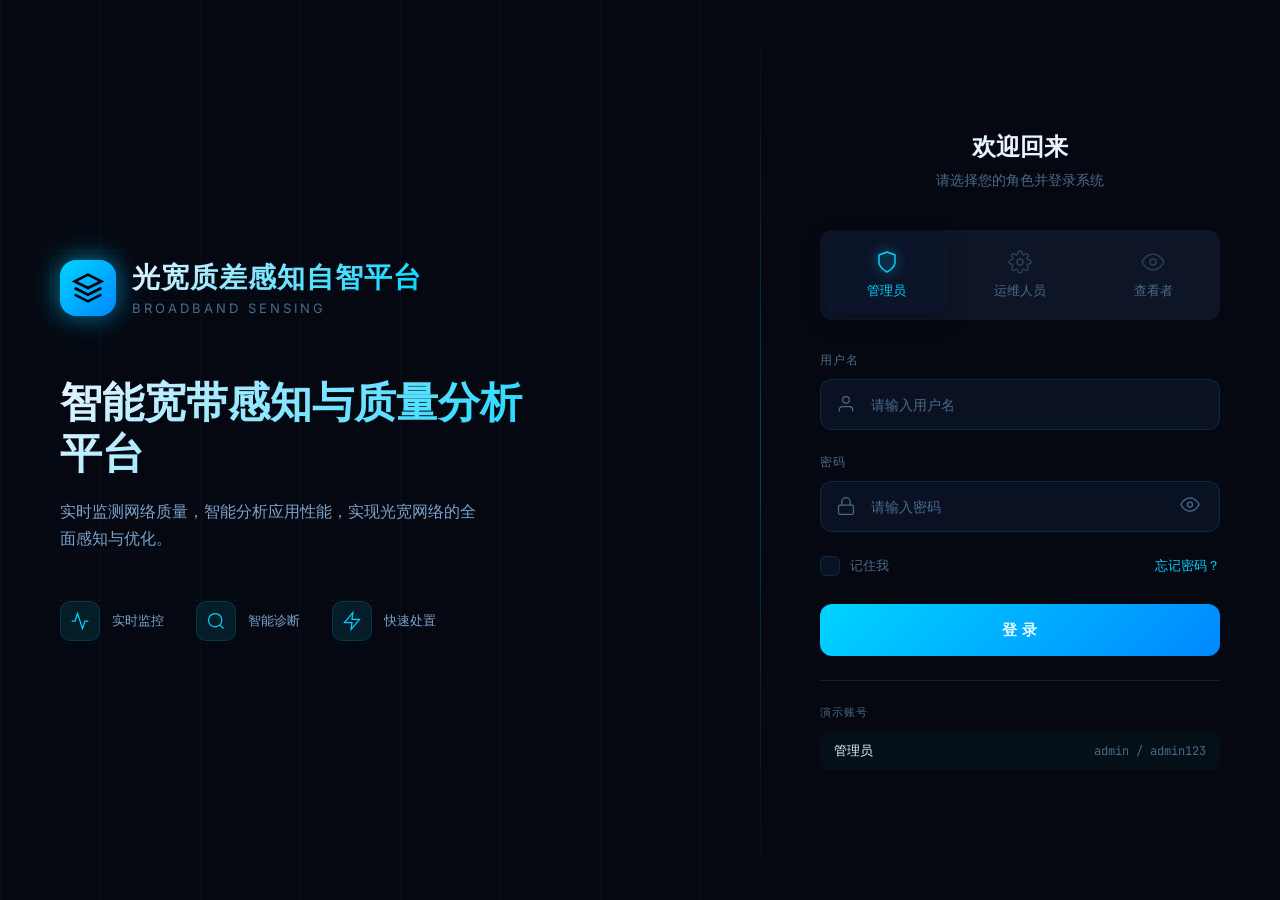
<file: login.html>
<!DOCTYPE html>
<html lang="zh-CN">
<head>
    <meta charset="UTF-8">
    <meta name="viewport" content="width=device-width, initial-scale=1.0">
    <title>登录 - 光宽质差感知自智平台</title>
    <link href="https://fonts.googleapis.com/css2?family=Inter:wght@400;500;600;700&family=JetBrains+Mono:wght@400;500&display=swap" rel="stylesheet">
    <style>
        :root {
            --bg-primary: #050810;
            --bg-secondary: #0a0f1a;
            --bg-tertiary: #0d1526;
            --bg-card: rgba(10, 20, 40, 0.8);
            --bg-card-hover: rgba(15, 30, 60, 0.9);
            --border-color: rgba(0, 200, 255, 0.15);
            --border-glow: rgba(0, 200, 255, 0.4);
            --text-primary: #e8f4ff;
            --text-secondary: #7aa2cc;
            --text-muted: #4a6a8a;
            --accent-cyan: #00d4ff;
            --accent-blue: #0088ff;
            --accent-purple: #a855f7;
            --accent-green: #00ff88;
            --glow-cyan: 0 0 20px rgba(0, 212, 255, 0.3);
        }

        * { margin: 0; padding: 0; box-sizing: border-box; }

        body {
            font-family: 'Inter', -apple-system, BlinkMacSystemFont, sans-serif;
            background: var(--bg-primary);
            color: var(--text-primary);
            min-height: 100vh;
            display: flex;
            overflow: hidden;
        }

        .login-left {
            flex: 1;
            position: relative;
            display: flex;
            flex-direction: column;
            justify-content: center;
            padding: 60px;
            overflow: hidden;
        }

        .login-left::before {
            content: '';
            position: absolute;
            top: 0;
            left: 0;
            right: 0;
            bottom: 0;
            background:
                linear-gradient(90deg, rgba(0, 212, 255, 0.03) 1px, transparent 1px),
                linear-gradient(rgba(0, 212, 255, 0.03) 1px, transparent 1px);
            background-size: 50px 50px;
            z-index: 0;
        }

        .login-left-content {
            position: relative;
            z-index: 1;
            max-width: 500px;
        }

        .brand {
            margin-bottom: 60px;
        }

        .brand-logo {
            display: flex;
            align-items: center;
            gap: 16px;
            margin-bottom: 16px;
        }

        .brand-icon {
            width: 56px;
            height: 56px;
            background: linear-gradient(135deg, var(--accent-cyan), var(--accent-blue));
            border-radius: 16px;
            display: flex;
            align-items: center;
            justify-content: center;
            box-shadow: var(--glow-cyan);
            position: relative;
        }

        .brand-icon::after {
            content: '';
            position: absolute;
            inset: -4px;
            border-radius: 20px;
            background: linear-gradient(135deg, var(--accent-cyan), var(--accent-blue));
            opacity: 0.3;
            filter: blur(15px);
            z-index: -1;
        }

        .brand-icon svg {
            width: 32px;
            height: 32px;
            stroke: #000;
            stroke-width: 2;
            fill: none;
        }

        .brand h1 {
            font-size: 28px;
            font-weight: 700;
            background: linear-gradient(135deg, var(--text-primary), var(--accent-cyan));
            -webkit-background-clip: text;
            -webkit-text-fill-color: transparent;
            background-clip: text;
            letter-spacing: 1px;
        }

        .brand span {
            font-size: 13px;
            color: var(--text-muted);
            letter-spacing: 3px;
            text-transform: uppercase;
        }

        .hero-text h2 {
            font-size: 42px;
            font-weight: 700;
            line-height: 1.2;
            margin-bottom: 20px;
            background: linear-gradient(135deg, var(--text-primary) 0%, var(--accent-cyan) 100%);
            -webkit-background-clip: text;
            -webkit-text-fill-color: transparent;
            background-clip: text;
        }

        .hero-text p {
            font-size: 16px;
            color: var(--text-secondary);
            line-height: 1.7;
            max-width: 420px;
        }

        .features {
            display: flex;
            gap: 32px;
            margin-top: 48px;
        }

        .feature {
            display: flex;
            align-items: center;
            gap: 12px;
        }

        .feature-icon {
            width: 40px;
            height: 40px;
            border-radius: 10px;
            background: rgba(0, 212, 255, 0.1);
            border: 1px solid var(--border-color);
            display: flex;
            align-items: center;
            justify-content: center;
        }

        .feature-icon svg {
            width: 20px;
            height: 20px;
            stroke: var(--accent-cyan);
            stroke-width: 1.5;
            fill: none;
        }

        .feature span {
            font-size: 13px;
            color: var(--text-secondary);
        }

        .login-right {
            width: 520px;
            display: flex;
            align-items: center;
            justify-content: center;
            padding: 60px;
            position: relative;
        }

        .login-right::before {
            content: '';
            position: absolute;
            top: 0;
            left: 0;
            width: 1px;
            height: 100%;
            background: linear-gradient(180deg, transparent, var(--accent-cyan), transparent);
            opacity: 0.3;
        }

        .login-card {
            width: 100%;
            max-width: 400px;
        }

        .login-header {
            text-align: center;
            margin-bottom: 40px;
        }

        .login-header h3 {
            font-size: 24px;
            font-weight: 600;
            margin-bottom: 8px;
        }

        .login-header p {
            font-size: 14px;
            color: var(--text-muted);
        }

        .role-selector {
            display: flex;
            gap: 12px;
            margin-bottom: 32px;
            background: var(--bg-tertiary);
            border-radius: 12px;
            padding: 6px;
        }

        .role-option {
            flex: 1;
            padding: 14px 16px;
            border-radius: 10px;
            border: none;
            background: transparent;
            color: var(--text-muted);
            font-size: 13px;
            font-weight: 500;
            cursor: pointer;
            transition: all 0.3s;
            display: flex;
            flex-direction: column;
            align-items: center;
            gap: 8px;
            font-family: 'Inter', sans-serif;
        }

        .role-option svg {
            width: 24px;
            height: 24px;
            stroke-width: 1.5;
            fill: none;
            opacity: 0.5;
            transition: all 0.3s;
        }

        .role-option:hover {
            color: var(--text-secondary);
        }

        .role-option:hover svg {
            opacity: 0.8;
        }

        .role-option.active {
            background: var(--bg-card);
            color: var(--accent-cyan);
            box-shadow: 0 4px 20px rgba(0, 0, 0, 0.3);
        }

        .role-option.active svg {
            opacity: 1;
            filter: drop-shadow(0 0 6px currentColor);
        }

        .form-group {
            margin-bottom: 24px;
        }

        .form-label {
            display: block;
            font-size: 12px;
            font-weight: 500;
            color: var(--text-muted);
            text-transform: uppercase;
            letter-spacing: 1px;
            margin-bottom: 10px;
        }

        .input-wrapper {
            position: relative;
        }

        .input-wrapper svg {
            position: absolute;
            left: 16px;
            top: 50%;
            transform: translateY(-50%);
            width: 20px;
            height: 20px;
            stroke: var(--text-muted);
            stroke-width: 1.5;
            fill: none;
            transition: stroke 0.3s;
        }

        .form-input {
            width: 100%;
            padding: 16px 16px 16px 50px;
            background: var(--bg-card);
            border: 1px solid var(--border-color);
            border-radius: 12px;
            color: var(--text-primary);
            font-size: 14px;
            font-family: 'Inter', sans-serif;
            outline: none;
            transition: all 0.3s;
        }

        .form-input::placeholder {
            color: var(--text-muted);
        }

        .form-input:focus {
            border-color: var(--accent-cyan);
            box-shadow: var(--glow-cyan), inset 0 0 30px rgba(0, 212, 255, 0.03);
            background: var(--bg-card-hover);
        }

        .form-input:focus + svg {
            stroke: var(--accent-cyan);
        }

        .password-toggle {
            position: absolute;
            right: 16px;
            top: 50%;
            transform: translateY(-50%);
            background: none;
            border: none;
            cursor: pointer;
            padding: 4px;
        }

        .password-toggle svg {
            position: static;
            transform: none;
            width: 20px;
            height: 20px;
            stroke: var(--text-muted);
            stroke-width: 1.5;
            fill: none;
            transition: stroke 0.3s;
        }

        .password-toggle:hover svg {
            stroke: var(--text-secondary);
        }

        .form-options {
            display: flex;
            justify-content: space-between;
            align-items: center;
            margin-bottom: 28px;
        }

        .remember-me {
            display: flex;
            align-items: center;
            gap: 10px;
            cursor: pointer;
        }

        .remember-me input {
            display: none;
        }

        .checkbox-custom {
            width: 20px;
            height: 20px;
            border: 1px solid var(--border-color);
            border-radius: 6px;
            background: var(--bg-card);
            display: flex;
            align-items: center;
            justify-content: center;
            transition: all 0.3s;
        }

        .checkbox-custom svg {
            width: 14px;
            height: 14px;
            stroke: var(--accent-cyan);
            stroke-width: 3;
            fill: none;
            opacity: 0;
            transform: scale(0.5);
            transition: all 0.3s;
        }

        .remember-me input:checked + .checkbox-custom {
            background: rgba(0, 212, 255, 0.15);
            border-color: var(--accent-cyan);
        }

        .remember-me input:checked + .checkbox-custom svg {
            opacity: 1;
            transform: scale(1);
        }

        .remember-me span {
            font-size: 13px;
            color: var(--text-muted);
        }

        .forgot-link {
            font-size: 13px;
            color: var(--accent-cyan);
            text-decoration: none;
            transition: opacity 0.3s;
        }

        .forgot-link:hover {
            opacity: 0.8;
        }

        .login-btn {
            width: 100%;
            padding: 16px;
            background: linear-gradient(135deg, var(--accent-cyan), var(--accent-blue));
            border: none;
            border-radius: 12px;
            color: #e5faff;
            font-size: 15px;
            font-weight: 700;
            cursor: pointer;
            transition: all 0.3s;
            position: relative;
            overflow: hidden;
            font-family: 'Inter', sans-serif;
            letter-spacing: 0.5px;
        }

        .login-btn::before {
            content: '';
            position: absolute;
            top: 0;
            left: -100%;
            width: 100%;
            height: 100%;
            background: linear-gradient(90deg, transparent, rgba(255, 255, 255, 0.3), transparent);
            transition: left 0.5s;
        }

        .login-btn:hover {
            box-shadow: 0 0 40px rgba(0, 212, 255, 0.5);
            transform: translateY(-2px);
        }

        .login-btn:hover::before {
            left: 100%;
        }

        .login-btn:active {
            transform: translateY(0);
        }

        .demo-accounts {
            margin-top: 24px;
            padding-top: 24px;
            border-top: 1px solid var(--border-color);
        }

        .demo-accounts p {
            font-size: 11px;
            color: var(--text-muted);
            text-transform: uppercase;
            letter-spacing: 1px;
            margin-bottom: 12px;
        }

        .demo-list {
            display: flex;
            flex-direction: column;
            gap: 8px;
        }

        .demo-item {
            display: flex;
            justify-content: space-between;
            align-items: center;
            padding: 10px 14px;
            background: rgba(0, 212, 255, 0.03);
            border-radius: 8px;
            cursor: pointer;
            transition: all 0.3s;
        }

        .demo-item:hover {
            background: rgba(0, 212, 255, 0.08);
            transform: translateX(4px);
        }

        .demo-role {
            font-size: 13px;
            font-weight: 500;
            color: var(--text-primary);
        }

        .demo-account {
            font-size: 12px;
            color: var(--text-muted);
            font-family: 'JetBrains Mono', monospace;
        }

        @keyframes float {
            0%, 100% { transform: translateY(0); }
            50% { transform: translateY(-10px); }
        }

        @keyframes pulse-glow {
            0%, 100% { box-shadow: var(--glow-cyan); }
            50% { box-shadow: 0 0 40px rgba(0, 212, 255, 0.5); }
        }

        .brand-icon {
            animation: float 4s ease-in-out infinite, pulse-glow 3s ease-in-out infinite;
        }

        @keyframes fadeInUp {
            from { opacity: 0; transform: translateY(20px); }
            to { opacity: 1; transform: translateY(0); }
        }

        .login-card {
            animation: fadeInUp 0.6s ease-out;
        }

        .login-left-content {
            animation: fadeInUp 0.8s ease-out;
        }

        ::-webkit-scrollbar { width: 6px; }
        ::-webkit-scrollbar-track { background: var(--bg-primary); }
        ::-webkit-scrollbar-thumb { background: var(--border-color); border-radius: 3px; }
        ::-webkit-scrollbar-thumb:hover { background: var(--accent-cyan); }
    </style>
</head>
<body>
    <div class="login-left">
        <div class="login-left-content">
            <div class="brand">
                <div class="brand-logo">
                    <div class="brand-icon">
                        <svg viewBox="0 0 24 24"><path d="M12 2L2 7l10 5 10-5-10-5z"/><path d="M2 17l10 5 10-5"/><path d="M2 12l10 5 10-5"/></svg>
                    </div>
                    <div>
                        <h1>光宽质差感知自智平台</h1>
                        <span>Broadband Sensing</span>
                    </div>
                </div>
            </div>

            <div class="hero-text">
                <h2>智能宽带感知与质量分析平台</h2>
                <p>实时监测网络质量，智能分析应用性能，实现光宽网络的全面感知与优化。</p>
            </div>

            <div class="features">
                <div class="feature">
                    <div class="feature-icon">
                        <svg viewBox="0 0 24 24"><path d="M22 12h-4l-3 9L9 3l-3 9H2"/></svg>
                    </div>
                    <span>实时监控</span>
                </div>
                <div class="feature">
                    <div class="feature-icon">
                        <svg viewBox="0 0 24 24"><circle cx="11" cy="11" r="8"/><line x1="21" y1="21" x2="16.65" y2="16.65"/></svg>
                    </div>
                    <span>智能诊断</span>
                </div>
                <div class="feature">
                    <div class="feature-icon">
                        <svg viewBox="0 0 24 24"><polygon points="13 2 3 14 12 14 11 22 21 10 12 10 13 2"/></svg>
                    </div>
                    <span>快速处置</span>
                </div>
            </div>
        </div>
    </div>

    <div class="login-right">
        <div class="login-card">
            <div class="login-header">
                <h3>欢迎回来</h3>
                <p>请选择您的角色并登录系统</p>
            </div>

            <div class="role-selector">
                <button class="role-option active" data-role="admin">
                    <svg viewBox="0 0 24 24" fill="none" stroke="currentColor" stroke-width="1.5" stroke-linecap="round" stroke-linejoin="round"><path d="M12 22s8-4 8-10V5l-8-3-8 3v7c0 6 8 10 8 10z"/></svg>
                    <span>管理员</span>
                </button>
                <button class="role-option" data-role="operator">
                    <svg viewBox="0 0 24 24" fill="none" stroke="currentColor" stroke-width="1.5" stroke-linecap="round" stroke-linejoin="round"><circle cx="12" cy="12" r="3"/><path d="M19.4 15a1.65 1.65 0 00.33 1.82l.06.06a2 2 0 010 2.83 2 2 0 01-2.83 0l-.06-.06a1.65 1.65 0 00-1.82-.33 1.65 1.65 0 00-1 1.51V21a2 2 0 01-2 2 2 2 0 01-2-2v-.09A1.65 1.65 0 009 19.4a1.65 1.65 0 00-1.82.33l-.06.06a2 2 0 01-2.83 0 2 2 0 010-2.83l.06-.06a1.65 1.65 0 00.33-1.82 1.65 1.65 0 00-1.51-1H3a2 2 0 01-2-2 2 2 0 012-2h.09A1.65 1.65 0 004.6 9a1.65 1.65 0 00-.33-1.82l-.06-.06a2 2 0 010-2.83 2 2 0 012.83 0l.06.06a1.65 1.65 0 001.82.33H9a1.65 1.65 0 001-1.51V3a2 2 0 012-2 2 2 0 012 2v.09a1.65 1.65 0 001 1.51 1.65 1.65 0 001.82-.33l.06-.06a2 2 0 012.83 0 2 2 0 010 2.83l-.06.06a1.65 1.65 0 00-.33 1.82V9a1.65 1.65 0 001.51 1H21a2 2 0 012 2 2 2 0 01-2 2h-.09a1.65 1.65 0 00-1.51 1z"/></svg>
                    <span>运维人员</span>
                </button>
                <button class="role-option" data-role="viewer">
                    <svg viewBox="0 0 24 24" fill="none" stroke="currentColor" stroke-width="1.5" stroke-linecap="round" stroke-linejoin="round"><path d="M1 12s4-8 11-8 11 8 11 8-4 8-11 8-11-8-11-8z"/><circle cx="12" cy="12" r="3"/></svg>
                    <span>查看者</span>
                </button>
            </div>

            <form id="loginForm">
                <div class="form-group">
                    <label class="form-label">用户名</label>
                    <div class="input-wrapper">
                        <input type="text" class="form-input" id="username" placeholder="请输入用户名">
                        <svg viewBox="0 0 24 24"><path d="M20 21v-2a4 4 0 00-4-4H8a4 4 0 00-4 4v2"/><circle cx="12" cy="7" r="4"/></svg>
                    </div>
                </div>

                <div class="form-group">
                    <label class="form-label">密码</label>
                    <div class="input-wrapper">
                        <input type="password" class="form-input" id="password" placeholder="请输入密码">
                        <svg viewBox="0 0 24 24"><rect x="3" y="11" width="18" height="11" rx="2" ry="2"/><path d="M7 11V7a5 5 0 0110 0v4"/></svg>
                        <button type="button" class="password-toggle" onclick="togglePassword()">
                            <svg id="eyeIcon" viewBox="0 0 24 24"><path d="M1 12s4-8 11-8 11 8 11 8-4 8-11 8-11-8-11-8z"/><circle cx="12" cy="12" r="3"/></svg>
                        </button>
                    </div>
                </div>

                <div class="form-options">
                    <label class="remember-me">
                        <input type="checkbox" id="remember">
                        <div class="checkbox-custom">
                            <svg viewBox="0 0 24 24"><polyline points="20 6 9 17 4 12"/></svg>
                        </div>
                        <span>记住我</span>
                    </label>
                    <a href="#" class="forgot-link">忘记密码？</a>
                </div>

                <button type="submit" class="login-btn">登 录</button>
            </form>

            <div class="demo-accounts">
                <p>演示账号</p>
                <div class="demo-list">
                    <div class="demo-item" onclick="fillDemo('admin')">
                        <span class="demo-role">管理员</span>
                        <span class="demo-account">admin / admin123</span>
                    </div>
                </div>
            </div>
        </div>
    </div>

    <script>
        function togglePassword() {
            const passwordInput = document.getElementById('password');
            const eyeIcon = document.getElementById('eyeIcon');
            if (passwordInput.type === 'password') {
                passwordInput.type = 'text';
                eyeIcon.innerHTML = '<path d="M17.94 17.94A10.07 10.07 0 0112 20c-7 0-11-8-11-8a18.45 18.45 0 015.06-5.94M9.9 4.24A9.12 9.12 0 0112 4c7 0 11 8 11 8a18.5 18.5 0 01-2.16 3.19m-6.72-1.07a3 3 0 11-4.24-4.24"/><line x1="1" y1="1" x2="23" y2="23"/>';
            } else {
                passwordInput.type = 'password';
                eyeIcon.innerHTML = '<path d="M1 12s4-8 11-8 11 8 11 8-4 8-11 8-11-8-11-8z"/><circle cx="12" cy="12" r="3"/>';
            }
        }

        function fillDemo(role) {
            const roleOption = document.querySelector(`[data-role="${role}"]`);
            roleOption.click();
            document.getElementById('username').value = role === 'admin' ? 'admin' : role === 'operator' ? 'operator' : 'viewer';
            document.getElementById('password').value = role === 'admin' ? 'admin123' : role === 'operator' ? 'oper123' : 'view123';
        }

        document.getElementById('loginForm').addEventListener('submit', (e) => {
            e.preventDefault();
            const username = document.getElementById('username').value;
            const password = document.getElementById('password').value;
            const activeRole = document.querySelector('.role-option.active').dataset.role;

            if (!username || !password) {
                alert('请输入用户名和密码');
                return;
            }

            const demoAccounts = {
                admin: { username: 'admin', password: 'admin123' },
                operator: { username: 'operator', password: 'oper123' },
                viewer: { username: 'viewer', password: 'view123' }
            };

            if (username === demoAccounts[activeRole].username && password === demoAccounts[activeRole].password) {
                const roleNames = { admin: '管理员', operator: '运维人员', viewer: '查看者' };
                const roleTitles = { admin: '系统管理员', operator: '运维工程师', viewer: '数据查看者' };
                localStorage.setItem('qoc_user', JSON.stringify({
                    role: activeRole,
                    name: roleNames[activeRole],
                    title: roleTitles[activeRole],
                    avatar: roleNames[activeRole].charAt(0)
                }));
                window.location.href = 'index.html';
            } else {
                alert('用户名或密码错误，请使用演示账号登录');
            }
        });
    </script>
</body>
</html>
</file>
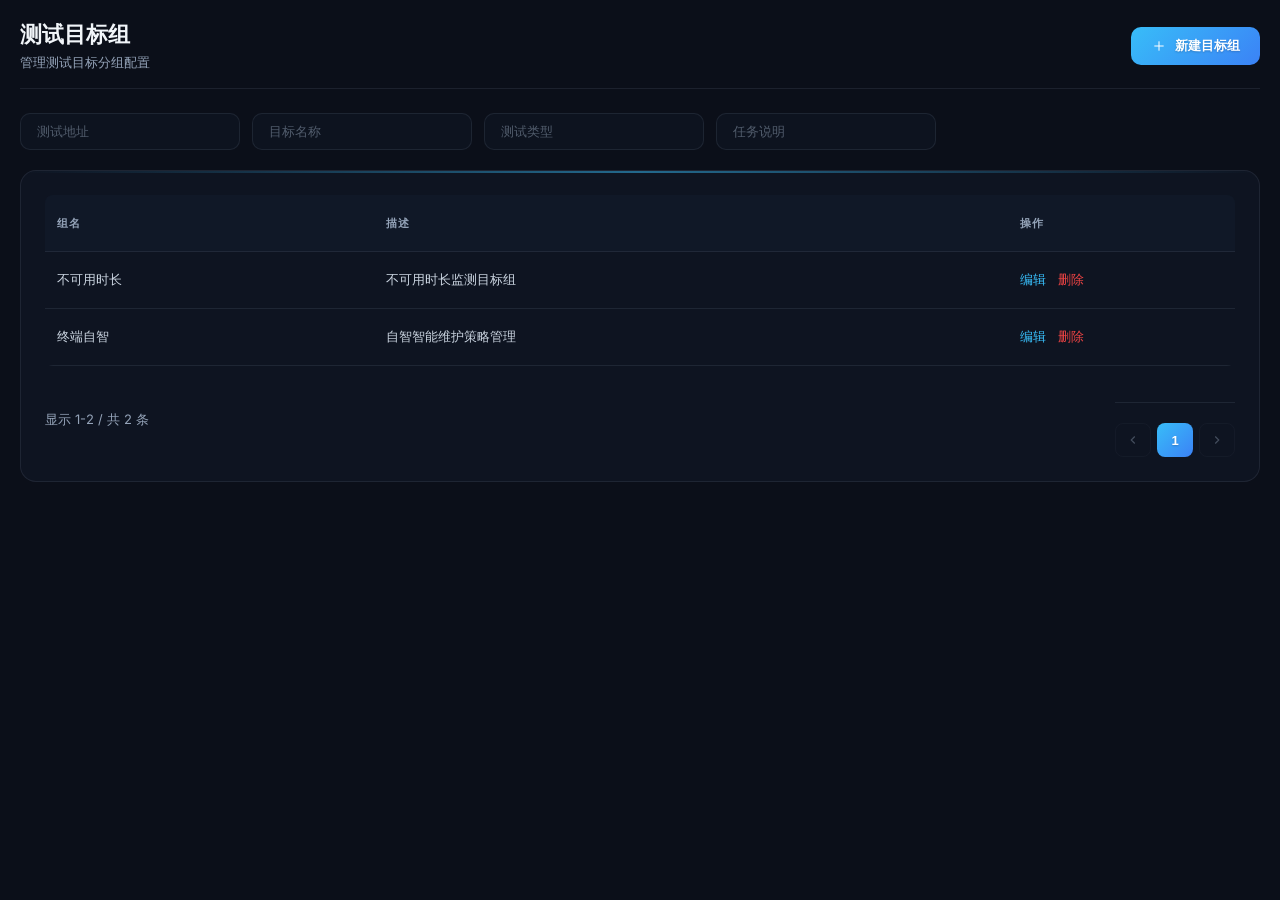
<file: probe_groups.html>
<!DOCTYPE html>
<html lang="zh-CN">
<head>
    <meta charset="UTF-8">
    <meta name="viewport" content="width=device-width, initial-scale=1.0">
    <title>测试目标组 - 光宽质差感知自智平台</title>
    <link href="https://fonts.googleapis.com/css2?family=Inter:wght@400;500;600;700&family=JetBrains+Mono:wght@400;500&display=swap" rel="stylesheet">
        <link href="styles/main.css" rel="stylesheet">
<script src="components/table-component.js"></script>
    </head>
<body>
    <div class="page-header">
        <div>
            <div class="page-title">测试目标组</div>
            <div class="page-subtitle">管理测试目标分组配置</div>
        </div>
        <button class="btn btn-primary" onclick="openAddModal()">
            <svg viewBox="0 0 24 24"><path d="M12 5v14"/><path d="M5 12h14"/></svg>
            新建目标组
        </button>
    </div>

    <div class="search-bar">
        <div class="search-input">
            <input type="text" placeholder="测试地址">
        </div>
        <div class="search-input">
            <input type="text" placeholder="目标名称">
        </div>
        <div class="search-input">
            <input type="text" placeholder="测试类型">
        </div>
        <div class="search-input">
            <input type="text" placeholder="任务说明">
        </div>
    </div>

    <div class="card">
        <div id="groups-table" class="table-container"></div>
    </div>

    <div class="modal-overlay" id="addModal">
        <div class="modal">
            <div class="modal-header">
                <div class="modal-title">新建目标组</div>
                <button class="modal-close" onclick="closeModal()">
                    <svg viewBox="0 0 24 24"><line x1="18" y1="6" x2="6" y2="18"/><line x1="6" y1="6" x2="18" y2="18"/></svg>
                </button>
            </div>
            <form id="addForm">
                <div class="form-group">
                    <label class="form-label">组名称</label>
                    <input type="text" class="form-input" placeholder="请输入目标组名称">
                </div>
                <div class="form-group">
                    <label class="form-label">描述</label>
                    <input type="text" class="form-input" placeholder="请输入目标组描述">
                </div>
                <div class="form-group">
                    <label class="form-label">选择目标</label>
                    <div class="targets-select">
                        <div class="target-checkbox">
                            <input type="checkbox" id="target1">
                            <label for="target1">百度首页</label>
                        </div>
                        <div class="target-checkbox">
                            <input type="checkbox" id="target2">
                            <label for="target2">腾讯视频</label>
                        </div>
                        <div class="target-checkbox">
                            <input type="checkbox" id="target3">
                            <label for="target3">王者荣耀</label>
                        </div>
                        <div class="target-checkbox">
                            <input type="checkbox" id="target4">
                            <label for="target4">IPv6测试节点</label>
                        </div>
                        <div class="target-checkbox">
                            <input type="checkbox" id="target5">
                            <label for="target5">公共DNS</label>
                        </div>
                    </div>
                </div>
                <div class="form-actions">
                    <button type="button" class="btn btn-secondary" onclick="closeModal()">取消</button>
                    <button type="submit" class="btn btn-primary">确认创建</button>
                </div>
            </form>
        </div>
    </div>

    <script>
        // 测试目标组数据
        const groupsData = [
            { id: 1, name: '不可用时长', desc: '不可用时长监测目标组' },
            { id: 2, name: '终端自智', desc: '自智智能维护策略管理' }
        ];

        // 初始化测试目标组表格
        const groupsTable = new DataTable('groups-table', {
            minWidth: 600,
            pageSize: 5,
            columns: [
                { key: 'name', label: '组名', flex: 1.5 },
                { key: 'desc', label: '描述', flex: 3 },
                { key: 'actions', label: '操作', flex: 1, render: () => `<div class="action-links"><a href="#" style="color: var(--accent-cyan); text-decoration: none; font-size: 13px;">编辑</a><a href="#" style="color: var(--accent-red); text-decoration: none; font-size: 13px;">删除</a></div>` }
            ],
            data: groupsData
        });
        groupsTable.render();

        function openAddModal() {
            document.getElementById('addModal').classList.add('show');
        }

        function closeModal() {
            document.getElementById('addModal').classList.remove('show');
        }

        document.getElementById('addForm').addEventListener('submit', (e) => {
            e.preventDefault();
            alert('目标组创建成功');
            closeModal();
        });
    </script>
</body>
</html>
</file>
<file: styles/main.css>
/* 光宽质差感知自智平台 - 统一样式表 */

/* ==================== CSS变量 ==================== */
:root {
    --bg-primary: #0b0f19;
    --bg-secondary: #111827;
    --bg-tertiary: #1a2332;
    --bg-card: rgba(17, 24, 39, 0.6);
    --border-color: rgba(148, 163, 184, 0.12);
    --border-glow: rgba(56, 189, 248, 0.35);
    --text-primary: #f1f5f9;
    --text-secondary: #94a3b8;
    --text-muted: #94a3b8;
    --accent-cyan: #38bdf8;
    --accent-cyan-hover: #7dd3fc;
    --accent-blue: #3b82f6;
    --accent-green: #22c55e;
    --accent-yellow: #f59e0b;
    --accent-red: #ef4444;
    --glow-cyan: 0 0 20px rgba(56, 189, 248, 0.25);
}

/* ==================== 基础重置 ==================== */
* { margin: 0; padding: 0; box-sizing: border-box; }

body {
    font-family: 'Inter', -apple-system, BlinkMacSystemFont, sans-serif;
    background: var(--bg-primary);
    color: var(--text-primary);
    min-height: 100vh;
    padding: 20px;
}

/* ==================== 页面头部 ==================== */
.page-header {
    display: flex;
    justify-content: space-between;
    align-items: center;
    margin-bottom: 24px;
    padding-bottom: 16px;
    border-bottom: 1px solid var(--border-color);
}

.page-title {
    font-size: 22px;
    font-weight: 600;
}

.page-subtitle {
    font-size: 13px;
    color: var(--text-muted);
    margin-top: 4px;
}

.header-actions {
    display: flex;
    gap: 12px;
}

/* ==================== 按钮 ==================== */
.btn {
    padding: 10px 20px;
    border-radius: 10px;
    font-size: 13px;
    font-weight: 600;
    border: 1px solid var(--border-color);
    background: rgba(56, 189, 248, 0.08);
    color: var(--accent-cyan);
    cursor: pointer;
    transition: all 0.3s;
    display: flex;
    align-items: center;
    gap: 8px;
}

.btn:hover {
    border-color: var(--accent-cyan);
    background: rgba(56, 189, 248, 0.15);
    box-shadow: var(--glow-cyan);
}

.btn-primary {
    background: linear-gradient(135deg, var(--accent-cyan), var(--accent-blue));
    border: none;
    color: #fff;
    font-weight: 700;
    text-shadow: 0 1px 2px rgba(0,0,0,0.2);
}

.btn-primary:hover {
    background: linear-gradient(135deg, var(--accent-cyan), var(--accent-blue));
    box-shadow: 0 0 30px rgba(56, 189, 248, 0.4);
    transform: translateY(-1px);
}

.btn svg {
    width: 16px;
    height: 16px;
    stroke: currentColor;
    stroke-width: 1.5;
    fill: none;
}

/* ==================== 搜索栏 ==================== */
.search-bar {
    display: flex;
    flex-wrap: wrap;
    gap: 12px;
    margin-bottom: 20px;
}

.search-input {
    flex: 1;
    max-width: 220px;
    min-width: 180px;
    display: flex;
    align-items: center;
    background: rgba(17, 24, 39, 0.5);
    border: 1px solid var(--border-color);
    border-radius: 10px;
    padding: 10px 16px;
    transition: all 0.3s;
}

.search-input:focus-within {
    border-color: var(--accent-cyan);
    box-shadow: var(--glow-cyan);
    background: rgba(17, 24, 39, 0.7);
}

.search-input input {
    flex: 1;
    background: transparent;
    border: none;
    outline: none;
    color: var(--text-primary);
    font-size: 13px;
    min-width: 0;
}

.search-input input::placeholder {
    color: rgba(148, 163, 184, 0.5);
}

.search-select {
    flex: 1;
    min-width: 0;
    appearance: none;
    -webkit-appearance: none;
    -moz-appearance: none;
    background: transparent;
    background-image: url("data:image/svg+xml,%3Csvg xmlns='http://www.w3.org/2000/svg' width='12' height='12' viewBox='0 0 24 24' fill='none' stroke='%2394a3b8' stroke-width='2.5'%3E%3Cpolyline points='6 9 12 15 18 9'/%3E%3C/svg%3E");
    background-repeat: no-repeat;
    background-position: right 0 center;
    background-size: 12px;
    border: none;
    outline: none;
    color: var(--text-primary);
    font-size: 13px;
    cursor: pointer;
}

.search-select option {
    background: var(--bg-secondary);
    color: var(--text-primary);
}

.filter-select {
    appearance: none;
    -webkit-appearance: none;
    -moz-appearance: none;
    background: var(--bg-card);
    background-image: url("data:image/svg+xml,%3Csvg xmlns='http://www.w3.org/2000/svg' width='12' height='12' viewBox='0 0 24 24' fill='none' stroke='%2394a3b8' stroke-width='2.5'%3E%3Cpolyline points='6 9 12 15 18 9'/%3E%3C/svg%3E");
    background-repeat: no-repeat;
    background-position: right 12px center;
    background-size: 12px;
    border: 1px solid var(--border-color);
    border-radius: 10px;
    padding: 12px 36px 12px 16px;
    color: var(--text-primary);
    font-size: 13px;
    outline: none;
    cursor: pointer;
    transition: border-color 0.3s, box-shadow 0.3s;
}

.filter-select:hover {
    border-color: var(--accent-cyan);
}

.filter-select:focus {
    border-color: var(--accent-cyan);
    box-shadow: var(--glow-cyan);
}

.filter-select option {
    background: #0a1628;
    color: #e8f4ff;
}

/* ==================== 卡片 ==================== */
.card {
    background: var(--bg-card);
    border: 1px solid var(--border-color);
    border-radius: 16px;
    padding: 24px;
    position: relative;
    overflow: hidden;
}

.card::before {
    content: '';
    position: absolute;
    top: 0;
    left: 0;
    right: 0;
    height: 2px;
    background: linear-gradient(90deg, transparent, var(--accent-cyan), transparent);
    opacity: 0.5;
}

/* ==================== 统计卡片 ==================== */
.stats-row {
    display: flex;
    gap: 20px;
    margin-bottom: 20px;
}

.stats-grid {
    display: grid;
    grid-template-columns: repeat(auto-fit, minmax(200px, 1fr));
    gap: 20px;
    margin-bottom: 20px;
}

.stat-card {
    flex: 1;
    min-width: 0;
    background: var(--bg-card);
    border: 1px solid var(--border-color);
    border-radius: 14px;
    padding: 20px;
    display: flex;
    align-items: center;
    gap: 16px;
    position: relative;
    overflow: hidden;
    transition: all 0.3s ease;
}

.stat-card:hover {
    border-color: rgba(56, 189, 248, 0.25);
    transform: translateY(-2px);
    box-shadow: 0 8px 32px rgba(0, 0, 0, 0.3);
}

.stat-card::before {
    content: '';
    position: absolute;
    top: 0;
    left: 0;
    right: 0;
    height: 2px;
    background: linear-gradient(90deg, transparent, var(--accent-cyan), transparent);
    opacity: 0.6;
}

.stat-icon {
    width: 44px;
    height: 44px;
    border-radius: 10px;
    display: flex;
    align-items: center;
    justify-content: center;
    flex-shrink: 0;
}

.stat-card:nth-child(1) .stat-icon { background: rgba(56, 189, 248, 0.12); }
.stat-card:nth-child(2) .stat-icon { background: rgba(34, 197, 94, 0.12); }
.stat-card:nth-child(3) .stat-icon { background: rgba(239, 68, 68, 0.12); }
.stat-card:nth-child(4) .stat-icon { background: rgba(245, 158, 11, 0.12); }

.stat-icon svg {
    width: 22px;
    height: 22px;
    stroke-width: 1.5;
    fill: none;
}

.stat-card:nth-child(1) .stat-icon svg { stroke: var(--accent-cyan); }
.stat-card:nth-child(2) .stat-icon svg { stroke: var(--accent-green); }
.stat-card:nth-child(3) .stat-icon svg { stroke: var(--accent-red); }
.stat-card:nth-child(4) .stat-icon svg { stroke: var(--accent-yellow); }

.stat-info {
    flex: 1;
}

.stat-value {
    font-size: 28px;
    font-weight: 700;
    color: var(--text-primary);
    font-family: 'JetBrains Mono', monospace;
}

.stat-label {
    font-size: 12px;
    color: var(--text-muted);
    margin-top: 4px;
}

/* ==================== 表格样式 ==================== */
.table-container {
    min-height: 200px;
}

/* 原生table样式 */
.table-wrapper {
    overflow-x: auto;
    position: relative;
    border-radius: 8px;
}

.table-wrapper table {
    width: 100%;
    min-width: 800px;
    border-collapse: collapse;
    display: block;
}

.table-wrapper thead {
    display: block;
    background: rgba(17, 24, 39, 0.8);
}

.table-wrapper thead tr {
    display: flex;
    align-items: center;
    border-bottom: 1px solid var(--border-color);
}

.table-wrapper th {
    flex: 1;
    padding: 14px 12px;
    font-size: 11px;
    font-weight: 600;
    color: var(--text-muted);
    text-transform: uppercase;
    letter-spacing: 1.2px;
    display: flex;
    align-items: center;
    flex-shrink: 0;
}

.table-wrapper th:first-child {
    
    flex: 0.6;
}

.table-wrapper tbody {
    display: block;
}

.table-wrapper tbody tr {
    display: flex;
    align-items: center;
    border-bottom: 1px solid var(--border-color);
    transition: all 0.2s ease;
}

.table-wrapper tbody tr:hover {
    background: rgba(56, 189, 248, 0.04);
}

.table-wrapper td {
    flex: 1;
    padding: 14px 12px;
    font-size: 13px;
    color: #cbd5e1;
    display: flex;
    align-items: center;
    flex-shrink: 0;
}

.table-wrapper td:first-child {
    
    flex: 0.6;
}

.table-wrapper td .cell-content {
    display: flex;
    align-items: center;
    gap: 8px;
    width: 100%;
}

.table-wrapper::-webkit-scrollbar {
    height: 8px;
}

.table-wrapper::-webkit-scrollbar-track {
    background: rgba(17, 24, 39, 0.5);
    border-radius: 4px;
}

.table-wrapper::-webkit-scrollbar-thumb {
    background: rgba(56, 189, 248, 0.3);
    border-radius: 4px;
}

.table-wrapper::-webkit-scrollbar-thumb:hover {
    background: rgba(56, 189, 248, 0.5);
}

/* 探针表格特定列宽 */
.probe-table th:nth-child(1), .probe-table td:nth-child(1) { flex: 1.2; }
.probe-table th:nth-child(2), .probe-table td:nth-child(2) { flex: 1.2; }
.probe-table th:nth-child(3), .probe-table td:nth-child(3) { flex: 1.3; }
.probe-table th:nth-child(4), .probe-table td:nth-child(4) { flex: 0.8; }
.probe-table th:nth-child(5), .probe-table td:nth-child(5) { flex: 0.8; }
.probe-table th:nth-child(6), .probe-table td:nth-child(6) { flex: 0.8; }
.probe-table th:nth-child(7), .probe-table td:nth-child(7) { flex: 1.2; }
.probe-table th:nth-child(8), .probe-table td:nth-child(8) { flex: 0.8; }
.probe-table th:nth-child(9), .probe-table td:nth-child(9) { flex: 1.2; }
.probe-table th:nth-child(10), .probe-table td:nth-child(10) { flex: 0.8;  }
.probe-table th:nth-child(11), .probe-table td:nth-child(11) { flex: 0.6;  }
.probe-table th:nth-child(12), .probe-table td:nth-child(12) { flex: 0.9;  }
.probe-table th:nth-child(13), .probe-table td:nth-child(13) { flex: 1.3; }
.probe-table th:nth-child(14), .probe-table td:nth-child(14) { flex: 1.3; }
.probe-table th:nth-child(15), .probe-table td:nth-child(15) { flex: 0.9;  }

/* 测试目标表格特定列宽 */
.targets-table th:nth-child(1), .targets-table td:nth-child(1) { flex: 0.6;  }
.targets-table th:nth-child(2), .targets-table td:nth-child(2) { flex: 1.5; }
.targets-table th:nth-child(3), .targets-table td:nth-child(3) { flex: 0.8;  }
.targets-table th:nth-child(4), .targets-table td:nth-child(4) { flex: 2; }
.targets-table th:nth-child(5), .targets-table td:nth-child(5) { flex: 1; }
.targets-table th:nth-child(6), .targets-table td:nth-child(6) { flex: 1;  }

/* 测试目标组表格特定列宽 */
.groups-table th:nth-child(1), .groups-table td:nth-child(1) { flex: 1.5; }
.groups-table th:nth-child(2), .groups-table td:nth-child(2) { flex: 3; }
.groups-table th:nth-child(3), .groups-table td:nth-child(3) { flex: 1;  }

/* 通用表格列宽 */
.default-table th:nth-child(1), .default-table td:nth-child(1) { flex: 1; }
.default-table th:nth-child(2), .default-table td:nth-child(2) { flex: 2; }
.default-table th:nth-child(3), .default-table td:nth-child(3) { flex: 1;  }

/* 游戏表格特定列宽 */
.app-game-table th:nth-child(1), .app-game-table td:nth-child(1) { flex: 1; }
.app-game-table th:nth-child(2), .app-game-table td:nth-child(2) { flex: 2; }
.app-game-table th:nth-child(3), .app-game-table td:nth-child(3) { flex: 1;  }
.app-game-table th:nth-child(4), .app-game-table td:nth-child(4) { flex: 1;  }
.app-game-table th:nth-child(5), .app-game-table td:nth-child(5) { flex: 1;  }

/* 视频表格特定列宽 */
.app-video-table th:nth-child(1), .app-video-table td:nth-child(1) { flex: 1; }
.app-video-table th:nth-child(2), .app-video-table td:nth-child(2) { flex: 2; }
.app-video-table th:nth-child(3), .app-video-table td:nth-child(3) { flex: 1;  }
.app-video-table th:nth-child(4), .app-video-table td:nth-child(4) { flex: 1;  }
.app-video-table th:nth-child(5), .app-video-table td:nth-child(5) { flex: 1;  }

/* 网页表格特定列宽 */
.app-web-table th:nth-child(1), .app-web-table td:nth-child(1) { flex: 1; }
.app-web-table th:nth-child(2), .app-web-table td:nth-child(2) { flex: 2; }
.app-web-table th:nth-child(3), .app-web-table td:nth-child(3) { flex: 1;  }
.app-web-table th:nth-child(4), .app-web-table td:nth-child(4) { flex: 1;  }
.app-web-table th:nth-child(5), .app-web-table td:nth-child(5) { flex: 1;  }

/* PING表格特定列宽 */
.app-ping-table th:nth-child(1), .app-ping-table td:nth-child(1) { flex: 1; }
.app-ping-table th:nth-child(2), .app-ping-table td:nth-child(2) { flex: 2; }
.app-ping-table th:nth-child(3), .app-ping-table td:nth-child(3) { flex: 1;  }
.app-ping-table th:nth-child(4), .app-ping-table td:nth-child(4) { flex: 1;  }
.app-ping-table th:nth-child(5), .app-ping-table td:nth-child(5) { flex: 1;  }

/* IPv6表格特定列宽 */
.app-ipv6-table th:nth-child(1), .app-ipv6-table td:nth-child(1) { flex: 1; }
.app-ipv6-table th:nth-child(2), .app-ipv6-table td:nth-child(2) { flex: 2; }
.app-ipv6-table th:nth-child(3), .app-ipv6-table td:nth-child(3) { flex: 1;  }
.app-ipv6-table th:nth-child(4), .app-ipv6-table td:nth-child(4) { flex: 1;  }
.app-ipv6-table th:nth-child(5), .app-ipv6-table td:nth-child(5) { flex: 1;  }

/* 省内终端表格特定列宽 */
.terminal-table th:nth-child(1), .terminal-table td:nth-child(1) { flex: 0.6;  }
.terminal-table th:nth-child(2), .terminal-table td:nth-child(2) { flex: 1; }
.terminal-table th:nth-child(3), .terminal-table td:nth-child(3) { flex: 1; }
.terminal-table th:nth-child(4), .terminal-table td:nth-child(4) { flex: 1.5; }
.terminal-table th:nth-child(5), .terminal-table td:nth-child(5) { flex: 1.3; }
.terminal-table th:nth-child(6), .terminal-table td:nth-child(6) { flex: 1;  }
.terminal-table th:nth-child(7), .terminal-table td:nth-child(7) { flex: 0.8; }
.terminal-table th:nth-child(8), .terminal-table td:nth-child(8) { flex: 1.2; }
.terminal-table th:nth-child(9), .terminal-table td:nth-child(9) { flex: 0.8; }
.terminal-table th:nth-child(10), .terminal-table td:nth-child(10) { flex: 1; }
.terminal-table th:nth-child(11), .terminal-table td:nth-child(11) { flex: 1;  }
.terminal-table th:nth-child(12), .terminal-table td:nth-child(12) { flex: 1;  }
.terminal-table th:nth-child(13), .terminal-table td:nth-child(13) { flex: 1;  }

/* ==================== 探针型号列表样式 ==================== */
.model-list {
    margin-top: 20px;
    display: flex;
    flex-direction: column;
    gap: 12px;
}

.model-item {
    display: flex;
    justify-content: space-between;
    align-items: center;
    padding: 16px;
    background: rgba(17, 24, 39, 0.5);
    border: 1px solid var(--border-color);
    border-radius: 10px;
    transition: all 0.2s ease;
}

.model-item:hover {
    background: rgba(56, 189, 248, 0.04);
    border-color: rgba(56, 189, 248, 0.25);
}

.model-info {
    display: flex;
    align-items: center;
    gap: 16px;
}

.model-icon {
    width: 48px;
    height: 48px;
    display: flex;
    align-items: center;
    justify-content: center;
    background: linear-gradient(135deg, var(--accent-cyan), var(--accent-blue));
    border-radius: 10px;
    font-size: 14px;
    font-weight: 700;
    color: white;
}

.model-name {
    font-size: 14px;
    font-weight: 600;
    color: var(--text-primary);
    margin-bottom: 4px;
}

.model-maker {
    font-size: 12px;
    color: var(--text-muted);
}

.model-count {
    font-size: 18px;
    font-weight: 700;
    color: var(--accent-cyan);
    text-align: right;
}

.model-percent {
    font-size: 12px;
    color: var(--text-muted);
    text-align: right;
}

/* ==================== 应用卡片样式 ==================== */
.charts-row {
    display: grid;
    grid-template-columns: 2fr 1fr;
    gap: 20px;
    margin-bottom: 20px;
}

.charts-grid {
    display: grid;
    grid-template-columns: repeat(2, 1fr);
    gap: 20px;
    margin-bottom: 20px;
}

.chart-container {
    height: 300px;
    position: relative;
}

.chart-container.small {
    height: 250px;
}

.app-cards {
    display: grid;
    grid-template-columns: repeat(3, 1fr);
    gap: 16px;
}

.app-card {
    background: rgba(17, 24, 39, 0.5);
    border: 1px solid var(--border-color);
    border-radius: 12px;
    padding: 20px;
    transition: all 0.2s ease;
}

.app-card:hover {
    border-color: rgba(56, 189, 248, 0.25);
    transform: translateY(-2px);
}

.app-card-header {
    display: flex;
    align-items: center;
    gap: 12px;
    margin-bottom: 16px;
}

.app-card-icon {
    width: 40px;
    height: 40px;
    display: flex;
    align-items: center;
    justify-content: center;
    border-radius: 10px;
    font-size: 18px;
}

.app-icon {
    width: 40px;
    height: 40px;
    display: flex;
    align-items: center;
    justify-content: center;
    border-radius: 10px;
    font-size: 18px;
}

.app-card-title {
    font-size: 15px;
    font-weight: 600;
    color: var(--text-primary);
}

.app-card-value {
    font-size: 28px;
    font-weight: 700;
    color: var(--accent-cyan);
    margin-bottom: 4px;
}

.app-card-subtitle {
    font-size: 12px;
    color: var(--text-muted);
}

.app-card-link {
    display: inline-block;
    margin-top: 12px;
    font-size: 13px;
    color: var(--accent-cyan);
    text-decoration: none;
    transition: color 0.2s;
}

.app-card-link:hover {
    color: var(--accent-cyan-hover);
}

/* ==================== 通用样式类 ==================== */
.monospace {
    font-family: 'JetBrains Mono', monospace;
}

.text-green {
    color: var(--accent-green);
}

.text-yellow {
    color: var(--accent-yellow);
}

.font-bold {
    font-weight: 600;
}

/* ==================== 状态标签 ==================== */
.status-badge {
    display: inline-flex;
    align-items: center;
    gap: 6px;
    padding: 4px 10px;
    border-radius: 6px;
    font-size: 12px;
    font-weight: 600;
    border: 1px solid transparent;
}

.status-badge.online {
    background: rgba(34, 197, 94, 0.1);
    color: var(--accent-green);
    border-color: rgba(34, 197, 94, 0.2);
}

.status-badge.offline {
    background: rgba(239, 68, 68, 0.1);
    color: var(--accent-red);
    border-color: rgba(239, 68, 68, 0.2);
}

.status-badge.pending {
    background: rgba(245, 158, 11, 0.1);
    color: var(--accent-yellow);
    border-color: rgba(245, 158, 11, 0.2);
}

.status-dot {
    width: 6px;
    height: 6px;
    border-radius: 50%;
    background: currentColor;
    box-shadow: 0 0 6px currentColor;
}

/* ==================== 类型标签 ==================== */
.type-badge {
    display: inline-block;
    padding: 4px 12px;
    border-radius: 8px;
    font-size: 11px;
    font-weight: 500;
    background: rgba(0, 212, 255, 0.1);
    color: var(--accent-cyan);
}

/* ==================== 操作按钮 ==================== */
.action-links {
    display: flex;
    align-items: center;
    gap: 8px;
    white-space: nowrap;
    vertical-align: middle;
}

.action-btn {
    width: 30px;
    height: 30px;
    border-radius: 6px;
    border: 1px solid var(--border-color);
    background: transparent;
    color: #64748b;
    cursor: pointer;
    transition: all 0.25s;
    display: flex;
    align-items: center;
    
    padding: 0;
}

.action-btn svg {
    width: 14px;
    height: 14px;
    stroke: #94a3b8;
    stroke-width: 1.5;
    fill: none;
}

.action-btn:hover {
    background: rgba(56, 189, 248, 0.1);
    border-color: var(--accent-cyan);
    color: var(--accent-cyan);
    transform: translateY(-1px);
}

.action-btn:hover svg {
    stroke: var(--accent-cyan);
}

/* ==================== 模态框 ==================== */
.modal-overlay {
    display: none;
    position: fixed;
    top: 0;
    left: 0;
    right: 0;
    bottom: 0;
    background: rgba(0, 0, 0, 0.8);
    backdrop-filter: blur(5px);
    z-index: 1000;
    align-items: center;
    
}

.modal-overlay.show {
    display: flex;
}

.modal {
    background: var(--bg-secondary);
    border: 1px solid var(--border-color);
    border-radius: 16px;
    width: 90%;
    max-width: 600px;
    max-height: 90vh;
    overflow-y: auto;
    position: relative;
}

.modal::before {
    content: '';
    position: absolute;
    top: 0;
    left: 0;
    right: 0;
    height: 2px;
    background: linear-gradient(90deg, transparent, var(--accent-cyan), transparent);
    opacity: 0.5;
}

.modal-header {
    padding: 20px 24px;
    border-bottom: 1px solid var(--border-color);
    display: flex;
    justify-content: space-between;
    align-items: center;
}

.modal-title {
    font-size: 18px;
    font-weight: 600;
}

.modal-close {
    width: 32px;
    height: 32px;
    border-radius: 8px;
    border: 1px solid var(--border-color);
    background: transparent;
    color: var(--text-secondary);
    cursor: pointer;
    display: flex;
    align-items: center;
    
    transition: all 0.2s;
}

.modal-close:hover {
    border-color: var(--accent-red);
    color: var(--accent-red);
}

.modal-close svg {
    width: 18px;
    height: 18px;
    stroke: currentColor;
    stroke-width: 2;
    fill: none;
}

.modal-body {
    padding: 24px;
}

.form-group {
    margin-bottom: 20px;
}

.form-label {
    display: block;
    font-size: 13px;
    font-weight: 500;
    color: var(--text-secondary);
    margin-bottom: 8px;
}

.form-input {
    width: 100%;
    padding: 12px 16px;
    background: rgba(17, 24, 39, 0.5);
    border: 1px solid var(--border-color);
    border-radius: 10px;
    color: var(--text-primary);
    font-size: 14px;
    outline: none;
    transition: border-color 0.3s, box-shadow 0.3s;
}

.form-input:focus {
    border-color: var(--accent-cyan);
    box-shadow: var(--glow-cyan);
}

.form-input::placeholder {
    color: rgba(148, 163, 184, 0.5);
}

.form-select {
    width: 100%;
    padding: 12px 16px;
    background: rgba(17, 24, 39, 0.5);
    background-image: url("data:image/svg+xml,%3Csvg xmlns='http://www.w3.org/2000/svg' width='12' height='12' viewBox='0 0 24 24' fill='none' stroke='%2394a3b8' stroke-width='2.5'%3E%3Cpolyline points='6 9 12 15 18 9'/%3E%3C/svg%3E");
    background-repeat: no-repeat;
    background-position: right 16px center;
    background-size: 12px;
    border: 1px solid var(--border-color);
    border-radius: 10px;
    color: var(--text-primary);
    font-size: 14px;
    outline: none;
    cursor: pointer;
    appearance: none;
    -webkit-appearance: none;
}

.form-select:focus {
    border-color: var(--accent-cyan);
    box-shadow: var(--glow-cyan);
}

.form-select option {
    background: #0a1628;
    color: #e8f4ff;
}

.modal-footer {
    padding: 16px 24px;
    border-top: 1px solid var(--border-color);
    display: flex;
    justify-content: flex-end;
    gap: 12px;
}

/* ==================== 响应式 ==================== */
@media (max-width: 768px) {
    body {
        padding: 12px;
    }
    
    .page-header {
        flex-direction: column;
        align-items: flex-start;
        gap: 16px;
    }
    
    .stats-row {
        flex-direction: column;
    }
    
    .stat-card {
        width: 100%;
    }
    
    .search-bar {
        flex-direction: column;
    }
    
    .search-input,
    .search-select,
    .filter-select {
        max-width: none;
        width: 100%;
    }
}

/* ==================== 分页样式 ==================== */
.pagination {
    display: flex;
    
    align-items: center;
    gap: 12px;
    margin-top: 20px;
    padding-top: 20px;
    border-top: 1px solid var(--border-color);
}

.page-btn {
    width: 36px;
    height: 36px;
    border-radius: 8px;
    border: 1px solid var(--border-color);
    background: var(--bg-card);
    color: var(--text-secondary);
    cursor: pointer;
    display: flex;
    align-items: center;
    
    transition: all 0.2s;
}

.page-btn:hover {
    border-color: var(--accent-cyan);
    color: var(--accent-cyan);
}

.page-btn svg {
    width: 16px;
    height: 16px;
    stroke: currentColor;
    stroke-width: 2;
    fill: none;
}

.page-btns {
    display: flex;
    gap: 8px;
}
</file>
